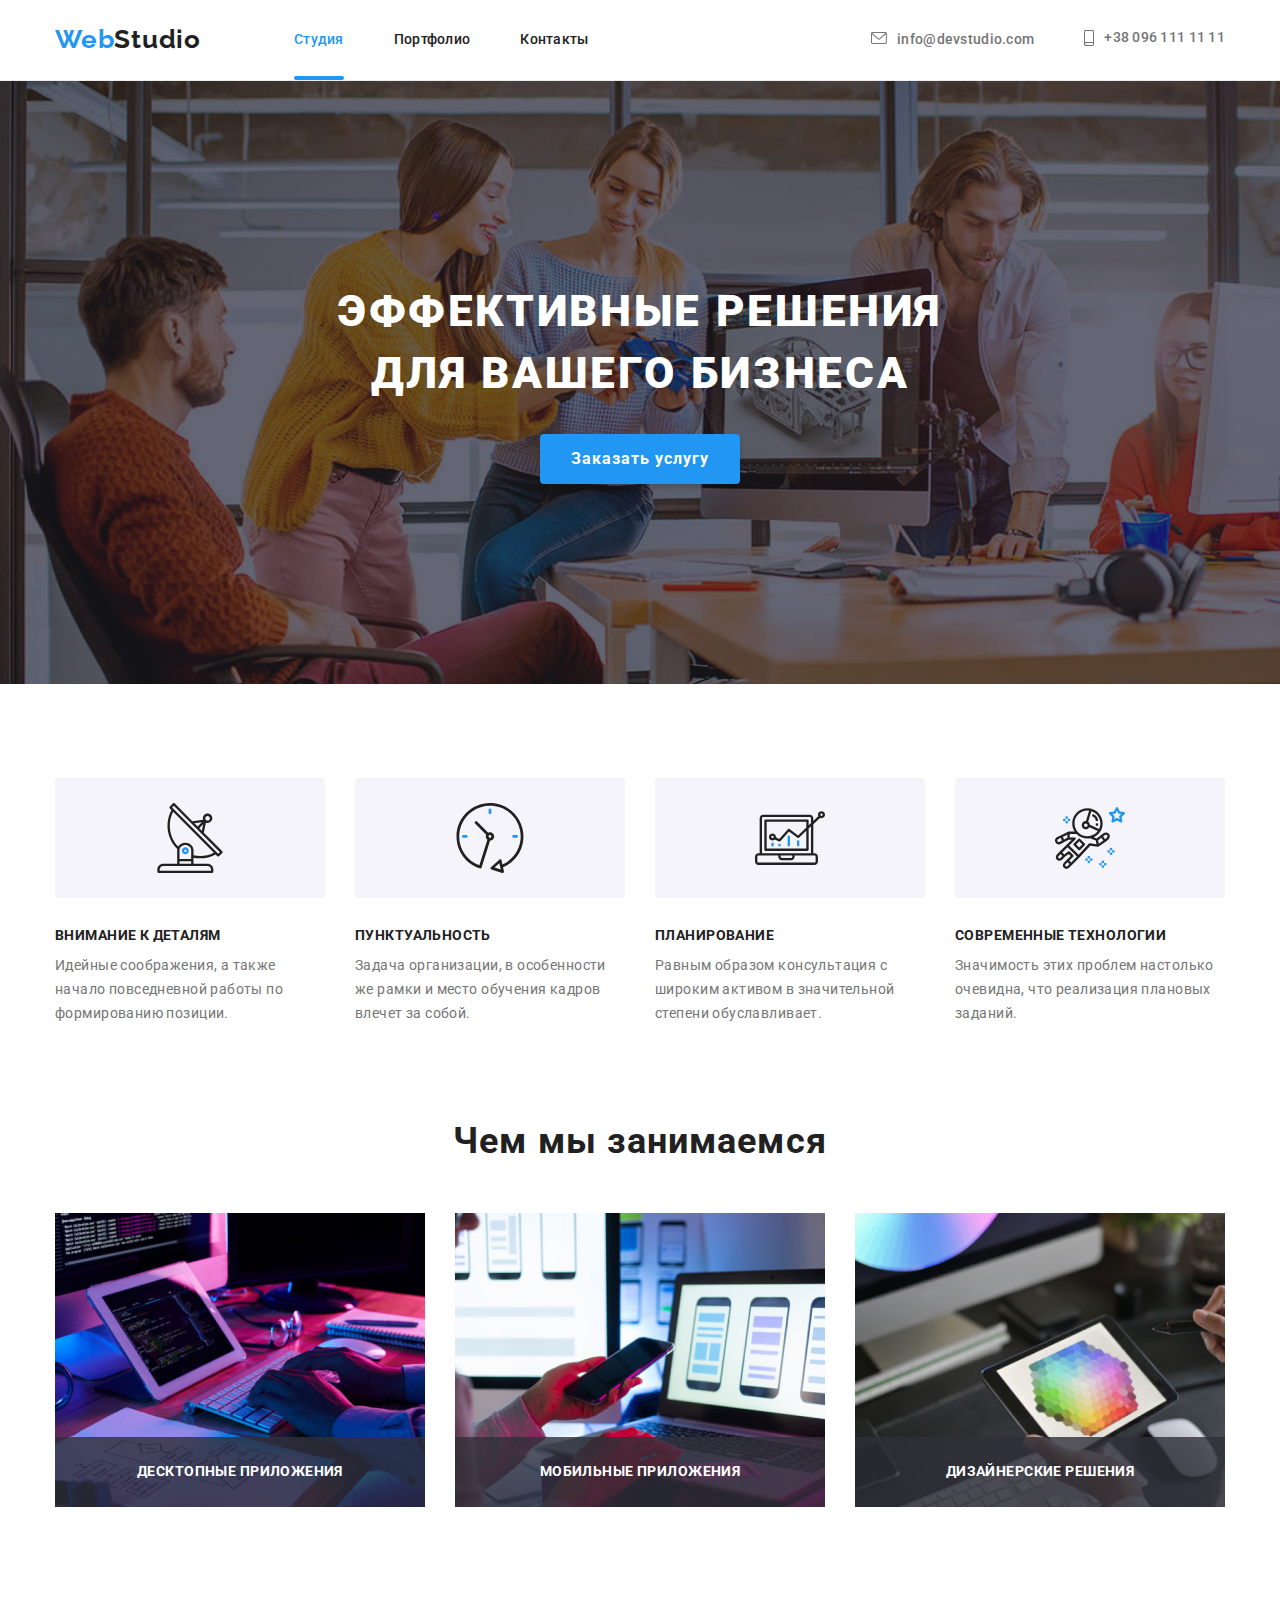
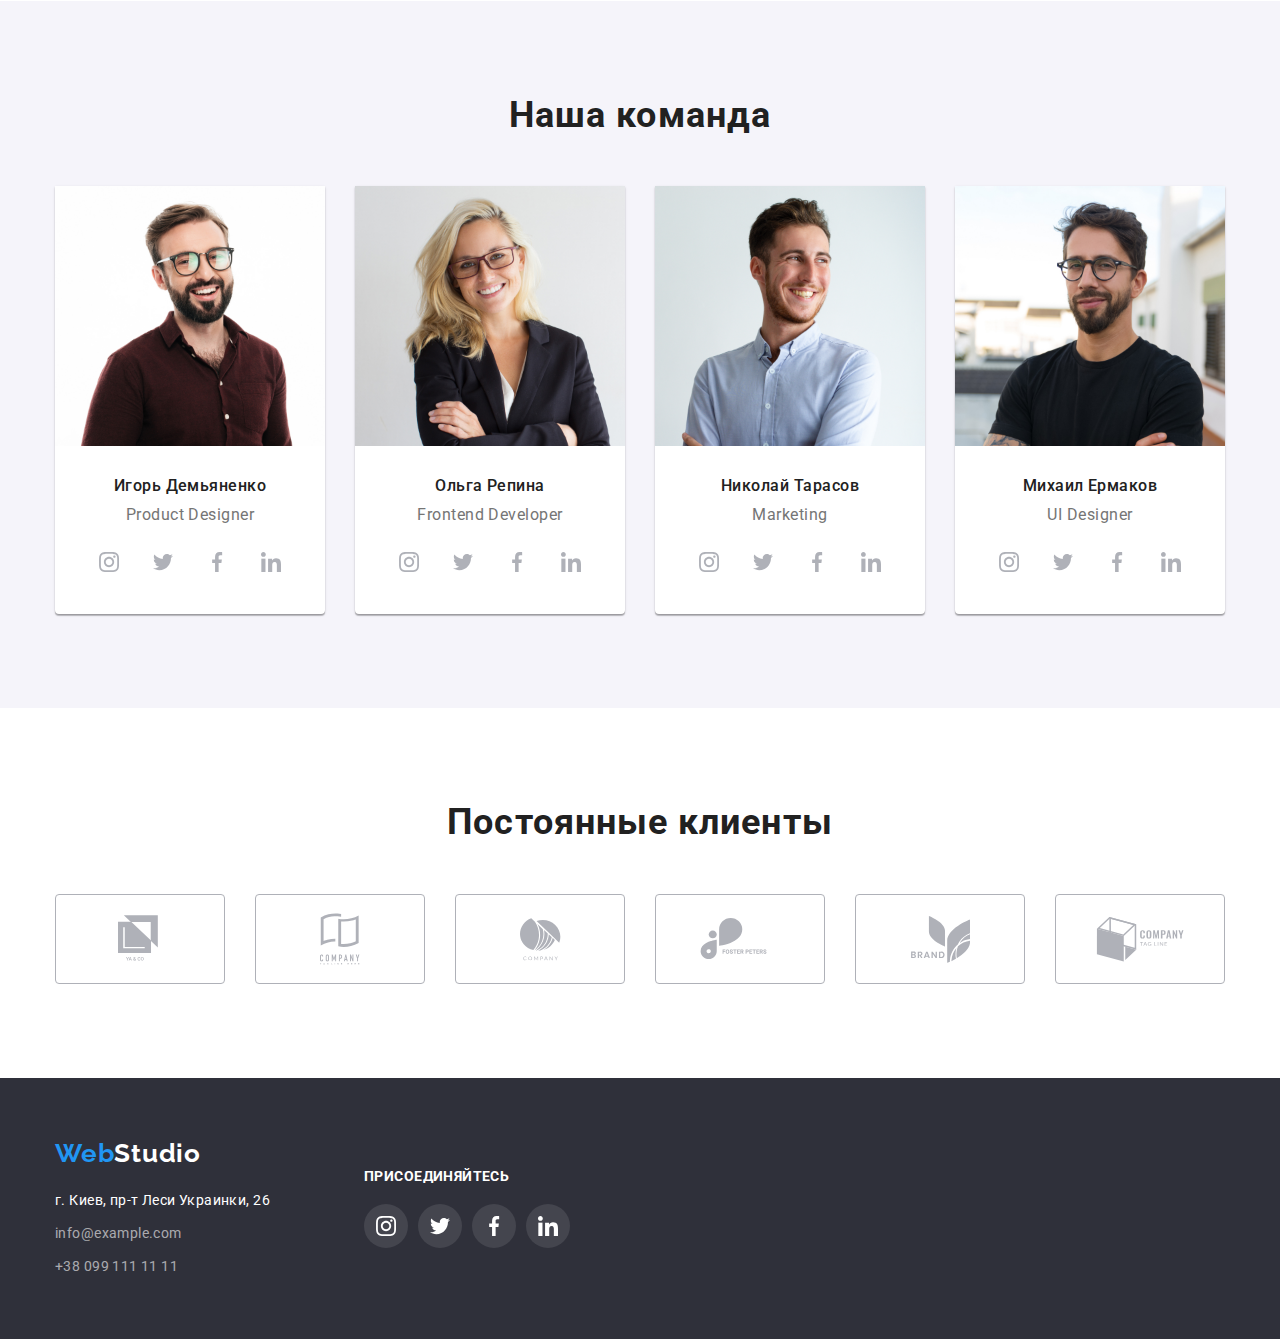
<file: index.html>
<!DOCTYPE html>
<html lang="ru">
    <head>
        <meta charset="UTF-8">
        <meta name="viewport" content="width=device-width, initial-scale=1.0">
        <title>hw-5-studio</title>
        <link href="https://fonts.googleapis.com/css2?family=Raleway:wght@700&family=Roboto:wght@400;500;700;900&display=swap"
            rel="stylesheet">
        <link rel="stylesheet" href="https://cdnjs.cloudflare.com/ajax/libs/modern-normalize/1.0.0/modern-normalize.min.css" />
        <link rel="stylesheet" href="./css/slyles.css">
    </head>

    <body>
        <!-- HEADER -->
        <header class="header">
            <div class="container">
                <!-- главная навигация -->
                <nav class="site-nav">
                    <a href="./index.html" class="logo">
                        <span class="logo-web">Web</span><span class="logo-studio">Studio</span>
                    </a>
                    <ul class="site-nav-list list">
                        <li class="site-nav-list-item"><a href="./index.html" class="site-nav-link current underline">Студия</a></li>
                        <li class="site-nav-list-item"><a href="./portfolio.html" class="site-nav-link">Портфолио</a></li>
                        <li class="site-nav-list-item"><a href="" class="site-nav-link">Контакты</a></li>
                    </ul>
                </nav>
                <!-- ссылки на почти и телефон -->
                <ul class="contacts list">
                    <li class="contact-item-mail">
                        <a href="mailto:info@devstudio.com" class="contacts-link">
                            <svg class="svg-mail">
                                <use href="./images/sprite.svg#icon-envelope"></use>
                            </svg>info@devstudio.com
                        </a>
                    </li>
                    <li class="contact-item-phone">
                        <a href="tel:+380961111111" class="contacts-link">
                            <svg class="svg-phone">
                                <use href="./images/sprite.svg#icon-smartphone"></use>
                            </svg>+38 096 111 11 11
                        </a>
                    </li>
                </ul>
            </div>
        </header>
        <main>

            <!-- HERO -->
                <section class="hero">
                <div class="container">
                    <h1 class="hero-title">Эффективные решения для вашего бизнеса</h1>
                    <button class="hero-button"><span class="hero-button-name">Заказать услугу</span></button>
                </div>
                </section>

            <!-- ADVANTAGES -->
            <section class="advantages">
                <div class="container">
                    <!-- <h2>Преимущества</h2> -->
                    <ul class="advantages-list list">
                        <li class="advantages-list-item">
                            <div class="advantages-icon-bg">
                                <svg class="advantages-icon">
                                    <use href="./images/sprite.svg#icon-antenna"></use>
                                </svg>
                            </div>
                            <h3 class="advantage-title">Внимание к деталям</h3>
                            <p class="advantage-text">Идейные соображения, а также начало повседневной работы по формированию позиции.</p>
                        </li>
                        <li class="advantages-list-item">
                            <div class="advantages-icon-bg">
                                <svg class="advantages-icon">
                                    <use href="./images/sprite.svg#icon-clock"></use>
                                </svg>
                            </div>
                            <h3 class="advantage-title">Пунктуальность</h3>
                            <p class="advantage-text">Задача организации, в особенности же рамки и место обучения кадров влечет за собой.
                            </p>
                        </li>
                        <li class="advantages-list-item">
                            <div class="advantages-icon-bg">
                                <svg class="advantages-icon">
                                    <use href="./images/sprite.svg#icon-diagram"></use>
                                </svg>
                            </div>
                            <h3 class="advantage-title">Планирование</h3>
                            <p class="advantage-text">Равным образом консультация с широким активом в значительной степени обуславливает.
                            </p>
                        </li>
                        <li class="advantages-list-item">
                            <div class="advantages-icon-bg">
                                <svg class="advantages-icon">
                                    <use href="./images/sprite.svg#icon-astronaut"></use>
                                </svg>
                            </div>
                            <h3 class="advantage-title">Современные технологии</h3>
                            <p class="advantage-text">Значимость этих проблем настолько очевидна, что реализация плановых заданий.</p>
                        </li>
                    </ul>
                </div>
            </section>

            <!-- ACTIVITIES -->
            <section class="activity">
                <div class="container">
                    <h2 class="activity-title">Чем мы занимаемся</h2>
                    <ul class="activity-list list">
                        <li class="activity-item">
                            <h3 class="activity-name">Десктопные приложения</h3>
                            <img src="./images/1.jpg" alt="пример деятельности один" width="370">
                        </li>
                        <li class="activity-item-2">
                            <h3 class="activity-name name-2">Мобильные приложения</h3>
                            <img src="./images/2.jpg" alt="пример деятельности два" width="370">
                        </li>
                        <li class="activity-item-3">
                            <h3 class="activity-name name-3">Дизайнерские решения</h3>
                            <img src="./images/3.jpg" alt="пример деятельности три" width="370">
                        </li>
                    </ul>
                </div>
            </section>
            
            <!-- TEAM -->
            <section class="team">
                <div class="container">
                    <h2 class="team-title">Наша команда</h2>
                    <ul class="team-list list">
                        <li class="team-list-item">
                            <img class="team-list-item-img" src="./images/photo-teams/1.jpg" alt="фотография Игоря Демьяненко" width="270">
                            <div class="team-card-info">
                                <h3 class="team-name">Игорь Демьяненко</h3>
                                <p class="team-profession">Product Designer</p>
                                <ul class="social-list list">
                                    <li class="social-list-item"><a href="" class="social-list-link">
                                        <svg class="social-icon">
                                            <use href="./images/sprite.svg#icon-instagram"></use>
                                        </svg></a>
                                    </li>
                                    <li class="social-list-item"><a href="" class="social-list-link">
                                        <svg class="social-icon">
                                            <use href="./images/sprite.svg#icon-twitter"></use>
                                        </svg></a>
                                    </li>
                                    <li class="social-list-item"><a href="" class="social-list-link">
                                        <svg class="social-icon">
                                            <use href="./images/sprite.svg#icon-facebook"></use>
                                        </svg></a>
                                    </li>
                                    <li class="social-list-item"><a href="" class="social-list-link">
                                        <svg class="social-icon">
                                            <use href="./images/sprite.svg#icon-linkedin"></use>
                                        </svg></a>
                                    </li>
                                </ul>
                            </div>
                        </li>
                        <li class="team-list-item">
                            <img class="team-list-item-img" src="./images/photo-teams/2.jpg" alt="фотография Ольги Репиной" width="270">
                            <div class="team-card-info">
                                <h3 class="team-name">Ольга Репина</h3>
                                <p class="team-profession">Frontend Developer</p>
                                <ul class="social-list list">
                                    <li class="social-list-item"><a href="" class="social-list-link">
                                            <svg class="social-icon">
                                                <use href="./images/sprite.svg#icon-instagram"></use>
                                            </svg></a>
                                    </li>
                                    <li class="social-list-item"><a href="" class="social-list-link">
                                            <svg class="social-icon">
                                                <use href="./images/sprite.svg#icon-twitter"></use>
                                            </svg></a>
                                    </li>
                                    <li class="social-list-item"><a href="" class="social-list-link">
                                            <svg class="social-icon">
                                                <use href="./images/sprite.svg#icon-facebook"></use>
                                            </svg></a>
                                    </li>
                                    <li class="social-list-item"><a href="" class="social-list-link">
                                            <svg class="social-icon">
                                                <use href="./images/sprite.svg#icon-linkedin"></use>
                                            </svg></a>
                                    </li>
                                </ul>
                            </div>
                        </li>
                        <li class="team-list-item">
                            <img class="team-list-item-img" src="./images/photo-teams/3.jpg" alt="фотография Николая Тарасова" width="270">
                            <div class="team-card-info">
                                <h3 class="team-name">Николай Тарасов</h3>
                                <p class="team-profession">Marketing</p>
                                <ul class="social-list list">
                                    <li class="social-list-item"><a href="" class="social-list-link">
                                            <svg class="social-icon">
                                                <use href="./images/sprite.svg#icon-instagram"></use>
                                            </svg></a>
                                    </li>
                                    <li class="social-list-item"><a href="" class="social-list-link">
                                            <svg class="social-icon">
                                                <use href="./images/sprite.svg#icon-twitter"></use>
                                            </svg></a>
                                    </li>
                                    <li class="social-list-item"><a href="" class="social-list-link">
                                            <svg class="social-icon">
                                                <use href="./images/sprite.svg#icon-facebook"></use>
                                            </svg></a>
                                    </li>
                                    <li class="social-list-item"><a href="" class="social-list-link">
                                            <svg class="social-icon">
                                                <use href="./images/sprite.svg#icon-linkedin"></use>
                                            </svg></a>
                                    </li>
                                </ul>
                            </div>
                        </li>
                        <li class="team-list-item">
                            <img class="team-list-item-img" src="./images/photo-teams/4.jpg" alt="фотография Михаила Ермакова" width="270">
                            <div class="team-card-info">
                                <h3 class="team-name">Михаил Ермаков</h3>
                                <p class="team-profession">UI Designer</p>
                                <ul class="social-list list">
                                    <li class="social-list-item"><a href="" class="social-list-link">
                                            <svg class="social-icon">
                                                <use href="./images/sprite.svg#icon-instagram"></use>
                                            </svg></a>
                                    </li>
                                    <li class="social-list-item"><a href="" class="social-list-link">
                                            <svg class="social-icon">
                                                <use href="./images/sprite.svg#icon-twitter"></use>
                                            </svg></a>
                                    </li>
                                    <li class="social-list-item"><a href="" class="social-list-link">
                                            <svg class="social-icon">
                                                <use href="./images/sprite.svg#icon-facebook"></use>
                                            </svg></a>
                                    </li>
                                    <li class="social-list-item"><a href="" class="social-list-link">
                                            <svg class="social-icon">
                                                <use href="./images/sprite.svg#icon-linkedin"></use>
                                            </svg></a>
                                    </li>
                                </ul>
                            </div>
                        </li>
                    </ul>
                </div>
            </section>

            <section class="client">
                <div class="container">
                    <h2 class="client-title">Постоянные клиенты</h2>
                    <ul class="client-list list">
                        <li class="client-list-item">
                            <a href="" class="client-list-link">
                                <svg class="client-logo" width="44" height="49">
                                    <use href="./images/sprite.svg#icon-client-logo-1"></use>
                                </svg>
                            </a></li>
                        <li class="client-list-item">
                            <a href="" class="client-list-link">
                                <svg class="client-logo" width="40" height="52">
                                    <use href="./images/sprite.svg#icon-client-logo-2"></use>
                                </svg>
                            </a></li>
                        <li class="client-list-item">
                            <a href="" class="client-list-link">
                                <svg class="client-logo" width="41" height="43">
                                    <use href="./images/sprite.svg#icon-client-logo-3"></use>
                                </svg>
                            </a></li>
                        <li class="client-list-item">
                            <a href="" class="client-list-link">
                                <svg class="client-logo" width="80" height="42">
                                    <use href="./images/sprite.svg#icon-client-logo-4"></use>
                                </svg>
                            </a></li>
                        <li class="client-list-item">
                            <a href="" class="client-list-link">
                                <svg class="client-logo" width="59" height="47">
                                    <use href="./images/sprite.svg#icon-client-logo-5"></use>
                                </svg>
                            </a></li>
                        <li class="client-list-item">
                            <a href="" class="client-list-link">
                                <svg class="client-logo" width="89" height="45">
                                    <use href="./images/sprite.svg#icon-client-logo-6"></use>
                                </svg>
                            </a></li>
                    </ul>
                </div>
            </section>
        </main>

        <!-- FOOTER -->
        <footer class="footer">
            <div class="footer-container">
                <div>
                    <a href="./index.html" class="logo">
                        <span class="logo-web">Web</span><span class="logo-studio-footer">Studio</span>
                    </a>
                    <address class="address">
                        <ul class="address-list list">
                            <li class="address-list-item">
                                <p class="address-list-address">г. Киев, пр-т Леси Украинки, 26</p>
                            </li>
                            <li class="address-list-item">
                                <a href="mailto:info@example.com" class="address-list-mail">info@example.com</a> <br />
                            </li>
                            <li class="address-list-item">
                                <a href="tel:+380991111111" class="address-list-tel">+38 099 111 11 11</a>
                            </li>
                        </ul>
                    </address>
                </div>
                <div class="footer-social">
                    <h3 class="footer-social-title">присоединяйтесь</h3>
                    <ul class="footer-social-list list">
                        <li class="social-list-item"><a href="" class="social-list-link footer-icon-bg">
                                <svg class="social-icon footer-icon-color">
                                    <use href="./images/sprite.svg#icon-instagram"></use>
                                </svg></a>
                        </li>
                        <li class="social-list-item"><a href="" class="social-list-link footer-icon-bg">
                                <svg class="social-icon footer-icon-color">
                                    <use href="./images/sprite.svg#icon-twitter"></use>
                                </svg></a>
                        </li>
                        <li class="social-list-item"><a href="" class="social-list-link footer-icon-bg">
                                <svg class="social-icon footer-icon-color">
                                    <use href="./images/sprite.svg#icon-facebook"></use>
                                </svg></a>
                        </li>
                        <li class="social-list-item"><a href="" class="social-list-link footer-icon-bg">
                                <svg class="social-icon footer-icon-color">
                                    <use href="./images/sprite.svg#icon-linkedin"></use>
                                </svg></a>
                        </li>
                    </ul>
                </div>
            </div>
        </footer>

        <!-- BACKDROP -->
        <div class="backdrop is-hidden" data-modal>
            <div class="modal">
                <button type="button" class="modal-close-btn" data-modal-close>X</button>
            </div>
        </div>

    </body>
</html>
</file>
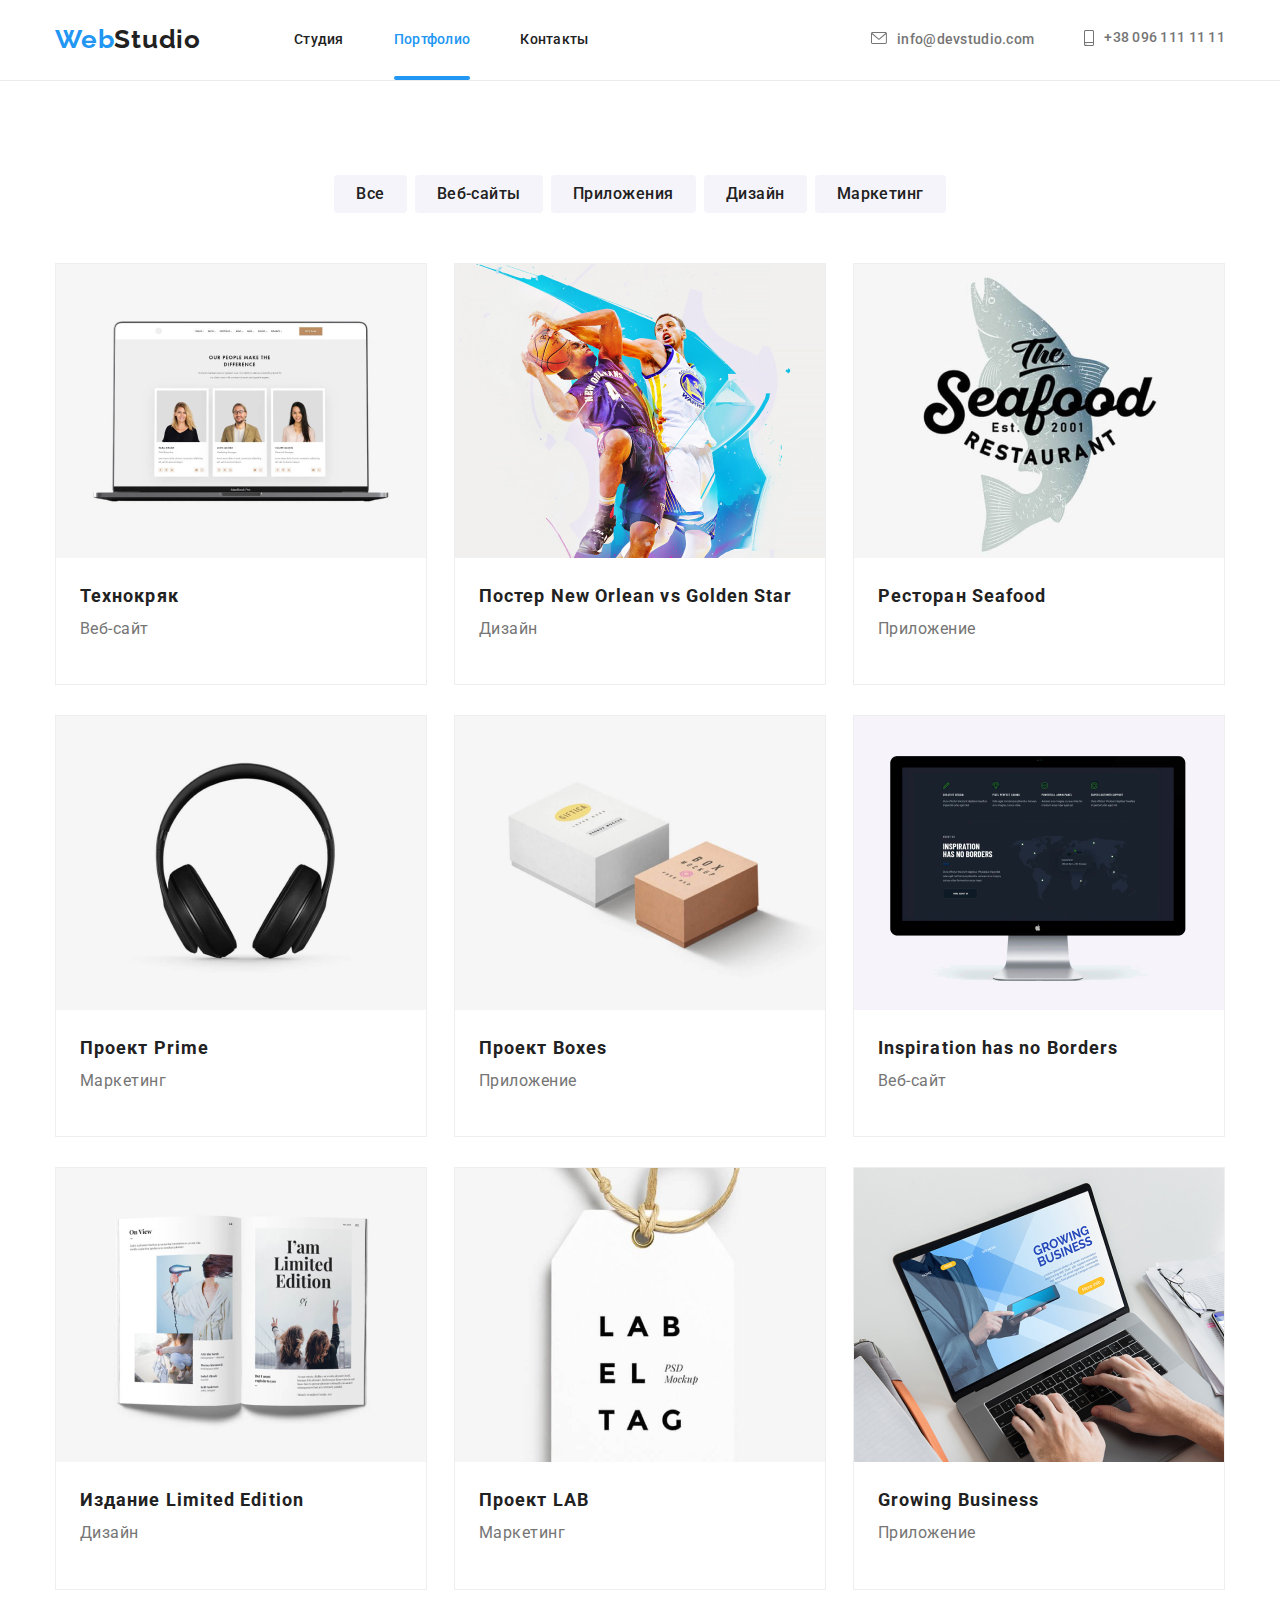
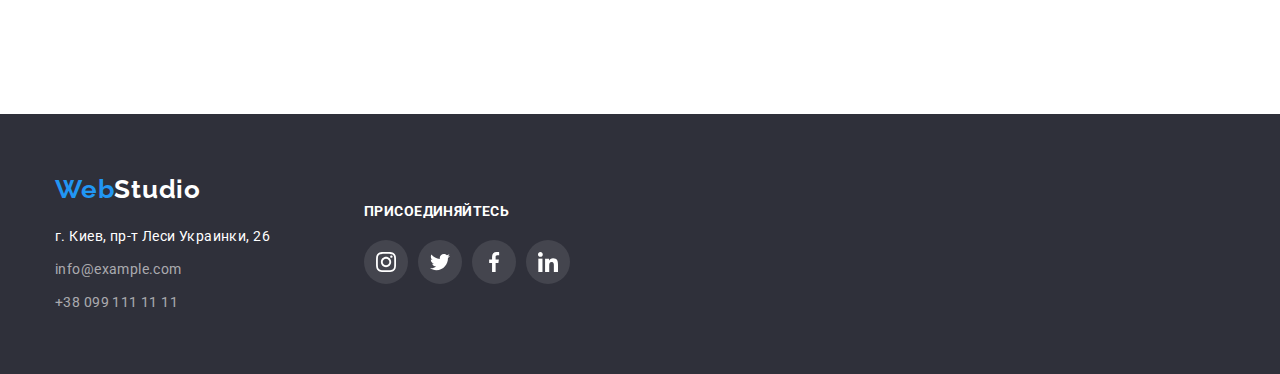
<file: portfolio.html>
<!DOCTYPE html>
<html lang="ru">
    <head>
        <meta charset="UTF-8">
        <meta name="viewport" content="width=device-width, initial-scale=1.0">
        <title>hw-5-portfolio</title>
        <link href="https://fonts.googleapis.com/css2?family=Raleway:wght@700&family=Roboto:wght@400;500;700;900&display=swap"
            rel="stylesheet">
        <link rel="stylesheet" href="https://cdnjs.cloudflare.com/ajax/libs/modern-normalize/1.0.0/modern-normalize.min.css" />
        <link rel="stylesheet" href="./css/slyles.css">
    </head>

    <body>
        <!-- HEADER -->
        <header class="header">
            <div class="container">
                <!-- главная навигация -->
                <nav class="site-nav">
                    <a href="./index.html" class="logo">
                        <span class="logo-web">Web</span><span class="logo-studio">Studio</span>
                    </a>
                    <ul class="site-nav-list list">
                        <li class="site-nav-list-item"><a href="./index.html" class="site-nav-link">Студия</a></li>
                        <li class="site-nav-list-item"><a href="./portfolio.html" class="site-nav-link current underline">Портфолио</a></li>
                        <li class="site-nav-list-item"><a href="" class="site-nav-link">Контакты</a></li>
                    </ul>
                </nav>
                <!-- ссылки на почти и телефон -->
                <ul class="contacts list">
                    <li class="contact-item-mail">
                        <a href="mailto:info@devstudio.com" class="contacts-link">
                            <svg class="svg-mail">
                                <use href="./images/sprite.svg#icon-envelope"></use>
                            </svg>info@devstudio.com
                        </a>
                    </li>
                    <li class="contact-item-phone">
                        <a href="tel:+380961111111" class="contacts-link">
                            <svg class="svg-phone">
                                <use href="./images/sprite.svg#icon-smartphone"></use>
                            </svg>+38 096 111 11 11
                        </a>
                    </li>
                </ul>
            </div>
        </header>
        <main>

            <!-- PORTFOLIO -->
            <section class="portfolio">
                <!-- <h1>Примеры работ</h1> -->
                <!-- фильтр по примерам работ -->
                <div class="container">
                    <ul class="portfolio-filter-list list">
                        <li class="portfolio-filter-item"><button class="filter-button">Все</button></li>
                        <li class="portfolio-filter-item"><button class="filter-button">Веб-сайты</button></li>
                        <li class="portfolio-filter-item"><button class="filter-button">Приложения</button></li>
                        <li class="portfolio-filter-item"><button class="filter-button">Дизайн</button></li>
                        <li class="portfolio-filter-item"><button class="filter-button">Маркетинг</button></li>
                    </ul>
                    
                    <!-- примеры работ -->
                    <ul class="portfolio-list list">
                        <li class="portfolio-list-item">
                            <a href="" class="portfolio-link">
                                <div class="portfolio-overlay">
                                    <p class="portfolio-overlay-text">Технокряк это современная площадка распространения коронавируса. Компании используют эту платформу для цифрового
                                    шпионажа и атак на защищённые сервера конкурентов.</p>
                                    <img src="./images/portfolio/1.jpg" alt="ноутбук" width="370">
                                </div>
                                <div class="card-info">
                                    <h2 class="examples-name">Технокряк</h2>
                                    <p class="examples-direction">Веб-сайт</p>
                                </div>
                            </a>
                        </li>
                        <li class="portfolio-list-item"><img src="./images/portfolio/2.jpg" alt="постер New Orlean vs Golden Star"
                                width="370">
                            <div class="card-info">
                                <h2 class="examples-name">Постер New Orlean vs Golden Star</h2>
                                <p class="examples-direction">Дизайн</p>
                            </div>
                        </li>
                        <li class="portfolio-list-item"><img src="./images/portfolio/3.jpg" alt="логотип ресторана Seafood" width="370">
                            <div class="card-info">
                                <h2 class="examples-name">Ресторан Seafood</h2>
                                <p class="examples-direction">Приложение</p>
                            </div>
                        </li>
                        <li class="portfolio-list-item"><img src="./images/portfolio/4.jpg" alt="наушники" width="370">
                            <div class="card-info">
                                <h2 class="examples-name">Проект Prime</h2>
                                <p class="examples-direction">Маркетинг</p>
                            </div>
                        </li>
                        <li class="portfolio-list-item"><img src="./images/portfolio/5.jpg" alt="две коробки" width="370">
                            <div class="card-info">
                                <h2 class="examples-name">Проект Boxes</h2>
                                <p class="examples-direction">Приложение</p>
                            </div>
                        </li>
                        <li class="portfolio-list-item"><img src="./images/portfolio/6.jpg" alt="монитор" width="370">
                            <div class="card-info">
                                <h2 class="examples-name">Inspiration has no Borders</h2>
                                <p class="examples-direction">Веб-сайт</p>
                            </div>
                        </li>
                        <li class="portfolio-list-item"><img src="./images/portfolio/7.jpg" alt="книга" width="370">
                            <div class="card-info">
                                <h2 class="examples-name">Издание Limited Edition</h2>
                                <p class="examples-direction">Дизайн</p>
                            </div>
                        </li>
                        <li class="portfolio-list-item"><img src="./images/portfolio/8.jpg" alt="логотип проекта LAB" width="370">
                            <div class="card-info">
                                <h2 class="examples-name">Проект LAB</h2>
                                <p class="examples-direction">Маркетинг</p>
                            </div>
                        </li>
                        <li class="portfolio-list-item"><img src="./images/portfolio/9.jpg" alt="работа за ноутбуком" width="370">
                            <div class="card-info">
                                <h2 class="examples-name">Growing Business</h2>
                                <p class="examples-direction">Приложение</p>
                            </div>
                        </li>
                    </ul>
                </div>
                    

            </section>
        </main>

        <!-- FOOTER -->
        <footer class="footer">
            <div class="footer-container">
                <div>
                    <a href="./index.html" class="logo">
                        <span class="logo-web">Web</span><span class="logo-studio-footer">Studio</span>
                    </a>
                    <address class="address">
                        <ul class="address-list list">
                            <li class="address-list-item">
                                <p class="address-list-address">г. Киев, пр-т Леси Украинки, 26</p>
                            </li>
                            <li class="address-list-item">
                                <a href="mailto:info@example.com" class="address-list-mail">info@example.com</a> <br />
                            </li>
                            <li class="address-list-item">
                                <a href="tel:+380991111111" class="address-list-tel">+38 099 111 11 11</a>
                            </li>
                        </ul>
                    </address>
                </div>
                <div class="footer-social">
                    <h3 class="footer-social-title">присоединяйтесь</h3>
                    <ul class="footer-social-list list">
                        <li class="social-list-item"><a href="" class="social-list-link footer-icon-bg">
                                <svg class="social-icon footer-icon-color">
                                    <use href="./images/sprite.svg#icon-instagram"></use>
                                </svg></a>
                        </li>
                        <li class="social-list-item"><a href="" class="social-list-link footer-icon-bg">
                                <svg class="social-icon footer-icon-color">
                                    <use href="./images/sprite.svg#icon-twitter"></use>
                                </svg></a>
                        </li>
                        <li class="social-list-item"><a href="" class="social-list-link footer-icon-bg">
                                <svg class="social-icon footer-icon-color">
                                    <use href="./images/sprite.svg#icon-facebook"></use>
                                </svg></a>
                        </li>
                        <li class="social-list-item"><a href="" class="social-list-link footer-icon-bg">
                                <svg class="social-icon footer-icon-color">
                                    <use href="./images/sprite.svg#icon-linkedin"></use>
                                </svg></a>
                        </li>
                    </ul>
                </div>
            </div>
        </footer>
    </body>
</html>
</file>
<file: css/slyles.css>
/* основной цвет текста: #757575; */
/* вторичный цвет текста: #212121; */

/* акцент: #2196F3; */
/* белый: #FFFFFF; */

/* темный фон background: #2F303A; */
/* серый фон background: #F5F4FA; */

:root {
  --primary-text-color: #757575;
  --title-text-color: #212121;

  --accent-color: #2196f3;
  --white-color: #ffffff;

  --dark-background: #2f303a;
  --gray-background: #f5f4fa;
}

*,
*::before,
*::after {
  margin: 0;
  padding: 0;
}

body {
  background-color: var(--white-color);
  color: var(--primary-text-color);

  font-family: Roboto, sans-serif;
}

img {
  display: block;
}

.list {
  list-style: none;
}

.container {
  width: 1200px;
  padding: 0 15px;
  margin: 0 auto;

  /* outline: 1px solid red;
  background-color: aquamarine; */
}

/* ==========COMPONENTS========== */

/* ==========COMPONENTS END========== */

/* ==========HEADER========== */

/* лого */

.header {
  border-bottom: 1px solid #ececec;
}

.header .container {
  display: flex;
  align-items: center;
}

.logo {
  font-family: Raleway, sans-serif;
  font-weight: 700;
  font-size: 26px;
  line-height: 1.2;
  letter-spacing: 0.03em;
  text-decoration: none;

  margin-right: 93px;
}

.logo-web {
  color: var(--accent-color);

  font-family: Raleway, sans-serif;
}

.logo-studio {
  color: var(--title-text-color);

  font-family: Raleway, sans-serif;
  font-weight: 700;
  font-size: 26px;
  line-height: 1.2;
  letter-spacing: 0.03em;
}

/* главная навигация */

.site-nav {
  display: flex;
  align-items: center;
}

.site-nav-link {
  color: var(--title-text-color);

  font-weight: 500;
  font-size: 14px;
  line-height: 1.14;
  letter-spacing: 0.02em;
  text-decoration: none;

  display: block;
  min-height: 80px;

  position: relative;
  padding-top: 32px;

  transition: color 250ms cubic-bezier(0.4, 0, 0.2, 1);
}

.site-nav-link::after {
  content: "";

  display: block;
  width: 100%;
  height: 4px;
  border-radius: 2px;
  background-color: var(--accent-color);

  position: absolute;
  bottom: 0;

  opacity: 0;
  transition: opacity 250ms cubic-bezier(0.4, 0, 0.2, 1);
}

.underline::after {
  opacity: 1;
}

.site-nav-link:hover,
.site-nav-link:focus {
  color: var(--accent-color);
}

.site-nav-list {
  display: flex;
  align-items: center;
}

.site-nav-list-item:not(:last-child) {
  margin-right: 50px;
}

.current {
  color: var(--accent-color);
}

/* ссылки на почти и телефон */

.contacts {
  display: flex;
}

.header .contacts {
  margin-left: auto;
}

.contacts .contacts-link {
  color: var(--primary-text-color);

  font-weight: 500;
  font-size: 14px;
  line-height: 1.14;
  letter-spacing: 0.02em;
  text-decoration: none;
  display: inline-flex;

  transition: color 250ms cubic-bezier(0.4, 0, 0.2, 1);
}

.contacts-link:hover .svg-mail,
.contacts-link:focus .svg-mail {
  color: var(--accent-color);
  fill: var(--accent-color);
}

.contacts-link:hover .svg-phone,
.contacts-link:focus .svg-phone {
  color: var(--accent-color);
  fill: var(--accent-color);
}

.contacts-link:hover,
.contacts-link:focus {
  color: var(--accent-color);
  fill: var(--accent-color);
}

.svg-mail {
  width: 16px;
  height: 12px;
  margin-right: 10px;
  fill: var(--primary-text-color);

  transition: fill 250ms cubic-bezier(0.4, 0, 0.2, 1);
}

.svg-phone {
  width: 10px;
  height: 16px;
  margin-right: 10px;
  fill: var(--primary-text-color);
  transition: fill 250ms cubic-bezier(0.4, 0, 0.2, 1);
}

.contact-item-mail {
  margin-right: 50px;
}

/* ==========HEADER END========== */

/* ==========HERO========== */

.hero {
  background-color: #c4c4c4;
  background-image: linear-gradient(
      rgba(47, 48, 58, 0.4),
      rgba(47, 48, 58, 0.4)
    ),
    url("../images/bg-img.jpg");
  background-repeat: no-repeat;
  background-size: cover;
}

.hero .container {
  padding-top: 200px;
  padding-bottom: 200px;
  text-align: center;
}

.hero-title {
  width: 696px;
  margin: 0 auto;

  color: var(--white-color);

  font-family: Roboto;
  font-weight: 900;
  font-size: 44px;
  line-height: 1.4;
  letter-spacing: 0.06em;
  text-transform: uppercase;
}

.hero-button {
  background-color: var(--accent-color);

  box-shadow: 0px 4px 4px rgba(0, 0, 0, 0.15);
  border-radius: 4px;
  border: none;

  width: 200px;
  height: 50px;
  margin-top: 30px;
}

.hero-button-name {
  color: var(--white-color);

  font-family: Roboto;
  font-weight: 700;
  font-size: 16px;
  line-height: 1.9;
  letter-spacing: 0.06em;
  text-align: center;
}

/* ==========HERO END========== */

/* ==========ADVANTAGES========== */

.advantages {
  padding-top: 94px;
  padding-bottom: 94px;
}

.advantages-list {
  display: flex;
  justify-content: space-between;
}

.advantages-list-item {
  width: 270px;
}

.advantages-list-item .advantage-title {
  color: var(--title-text-color);

  font-weight: 700;
  font-size: 14px;
  line-height: 1.14;
  letter-spacing: 0.03em;
  text-transform: uppercase;

  margin-bottom: 10px;
}

.advantage-text {
  font-weight: 400;
  font-size: 14px;
  line-height: 1.7;
  letter-spacing: 0.03em;
}

.advantages-icon-bg {
  width: 270px;
  height: 120px;
  padding: 25px 100px;
  margin-bottom: 30px;

  border-radius: 4px;
  background: #f5f4fa;
}

.advantages-icon {
  width: 70px;
  height: 70px;
}

/* ==========ADVANTAGES END========== */

/* ==========ACTIVITIES========== */

.activity {
  padding-bottom: 94px;
}

.activity-title {
  color: var(--title-text-color);

  font-weight: 700;
  font-size: 36px;
  line-height: 1.2;
  letter-spacing: 0.03em;
  text-align: center;

  margin-bottom: 50px;
}

.activity-list {
  display: flex;
  justify-content: space-between;
}

.activity-item {
  position: relative;
}

.activity-name {
  font-weight: 700;
  font-size: 14px;
  line-height: 1.14;
  text-align: center;
  letter-spacing: 0.03em;
  text-transform: uppercase;

  color: var(--white-color);
  background-color: rgba(47, 48, 58, 0.8);

  padding: 27px 82px;
  width: 100%;

  position: absolute;
  bottom: 0;
}

.activity-item-2 {
  position: relative;
}

.name-2 {
  position: absolute;
  bottom: 0;
}

.activity-item-3 {
  position: relative;
}

.name-3 {
  position: absolute;
  bottom: 0;
}

/* ==========ACTIVITIES END========== */

/* ==========TEAM========== */

.team {
  background-color: var(--gray-background);

  padding-top: 94px;
  padding-bottom: 94px;
}

.team-list {
  display: flex;
  justify-content: space-between;
}

.team-list-item {
  background-color: var(--white-color);

  text-align: center;

  box-shadow: 0px 1px 3px rgba(0, 0, 0, 0.12), 0px 1px 1px rgba(0, 0, 0, 0.14),
    0px 2px 1px rgba(0, 0, 0, 0.2);
  border-radius: 0px 0px 4px 4px;
}

.team-title {
  color: var(--title-text-color);

  font-family: Roboto;
  font-weight: 700;
  font-size: 36px;
  line-height: 1.2x;
  letter-spacing: 0.03em;
  text-align: center;

  margin-bottom: 50px;
}

.team-name {
  color: var(--title-text-color);

  font-weight: 500;
  font-size: 16px;
  line-height: 1.2;
  letter-spacing: 0.03em;

  margin-bottom: 10px;
}

.team-profession {
  font-weight: 400;
  font-size: 16px;
  line-height: 1.2;
  letter-spacing: 0.03em;
  margin-bottom: 16px;
}

.social-list {
  display: flex;
  justify-content: space-between;
}

.social-list-link {
  display: flex;
  justify-content: center;
  align-items: center;
  width: 44px;
  height: 44px;
  border-radius: 50px;

  background-color: var(--white-color);

  transition: background-color 250ms cubic-bezier(0.4, 0, 0.2, 1);
}

.social-list-link:hover,
.social-list-link:focus {
  background-color: var(--accent-color);
}

.social-list-link:hover .social-icon,
.social-list-link:focus .social-icon {
  fill: var(--white-color);
}

.social-icon {
  width: 20px;
  height: 20px;

  fill: #afb1b8;

  transition: fill 250ms cubic-bezier(0.4, 0, 0.2, 1);
}

.team-card-info {
  padding: 30px 32px;
}

/* ==========TEAM END========== */

/* ==========CLIENT========== */

.client {
  padding-top: 94px;
  padding-bottom: 94px;
}

.client-title {
  font-weight: 700;
  font-size: 36px;
  line-height: 1.16;
  text-align: center;
  letter-spacing: 0.03em;

  color: var(--title-text-color);

  margin-bottom: 50px;
}

.client-list {
  display: flex;
  justify-content: space-between;
}

.client-list-link {
  display: inline-flex;
  justify-content: center;
  align-items: center;

  width: 170px;
  height: 90px;
  border: 1px solid #afb1b8;
  border-radius: 4px;

  transition: border 250ms cubic-bezier(0.4, 0, 0.2, 1);
}

.client-logo {
  fill: #afb1b8;
  transition: fill 250ms cubic-bezier(0.4, 0, 0.2, 1);
}

.client-list-link:hover,
.client-list-link:focus {
  border: 1px solid var(--accent-color);
}

.client-list-link:hover .client-logo,
.client-list-link:focus .client-logo {
  fill: var(--accent-color);
}

/* ==========CLIENT END========== */

/* ==========FOOTER========== */

.logo-studio-footer {
  color: var(--white-color);
}

.footer {
  background-color: var(--dark-background);
  padding-top: 60px;
  padding-bottom: 60px;
}

.address {
  margin-top: 20px;
}

.address-list-address {
  color: var(--white-color);

  font-style: normal;
  font-weight: 400;
  font-size: 14px;
  line-height: 1.7;
  letter-spacing: 0.03em;
}

.address-list-mail {
  color: rgba(255, 255, 255, 0.6);

  font-family: Roboto;
  font-style: normal;
  font-weight: 400;
  font-size: 14px;
  line-height: 1.7;
  letter-spacing: 0.03em;
  text-decoration: none;

  display: inline-block;
  margin-top: 9px;
}

.address-list-tel {
  color: rgba(255, 255, 255, 0.6);

  font-style: normal;
  font-weight: 400;
  font-size: 14px;
  line-height: 1.7;
  letter-spacing: 0.03em;
  text-decoration: none;

  display: inline-block;
  margin-top: 9px;
}

.footer-social-list {
  display: flex;
  justify-content: space-between;
}

.footer-container {
  display: flex;
  align-items: center;
  width: 1200px;
  padding: 0 15px;
  margin: 0 auto;
}

.footer-social {
  width: 206px;
  height: 80px;
  margin-left: 70px;
}

.footer-social-title {
  padding-bottom: 20px;

  font-weight: 700;
  font-size: 14px;
  line-height: 1.14;
  letter-spacing: 0.03em;
  text-transform: uppercase;

  color: var(--white-color);
}

.footer-icon-bg {
  background-color: rgba(255, 255, 255, 0.1);
  fill: var(--white-color);
}
.footer-icon-color {
  fill: var(--white-color);
}

/* ==========FOOTER END========== */

/* ==========PORTFOLIO========== */

.portfolio {
  padding-top: 94px;
  padding-bottom: 94px;
}

/* фильтр */
.filter-button {
  background-color: var(--gray-background);
  color: var(--title-text-color);

  font-weight: 500;
  font-size: 16px;
  line-height: 1.6;
  letter-spacing: 0.03em;
  text-align: center;
  border-radius: 4px;
  border: none;
  padding: 6px 22px;

  transition: background-color 250ms cubic-bezier(0.4, 0, 0.2, 1),
    color 250ms cubic-bezier(0.4, 0, 0.2, 1);
}

.filter-button:hover,
.filter-button:focus {
  background-color: var(--accent-color);
  color: var(--white-color);
}

.portfolio-filter-list {
  display: flex;
  justify-content: center;
  margin-bottom: 50px;
}

.portfolio-filter-item:not(:last-child) {
  margin-right: 8px;
}

/* примеры работ */

.examples-name {
  color: var(--title-text-color);

  font-weight: 700;
  font-size: 18px;
  line-height: 2;
  letter-spacing: 0.06em;
}

.examples-direction {
  font-weight: 400;
  font-size: 16px;
  line-height: 1.9;
  letter-spacing: 0.03em;
}

.portfolio-list {
  display: flex;
  flex-wrap: wrap;
  justify-content: space-between;
}

.portfolio-list-item {
  margin-bottom: 30px;
  padding-bottom: 20px;
  border: 1px solid #eeeeee;

  transition: box-shadow 250ms cubic-bezier(0.4, 0, 0.2, 1);
}

.portfolio-list-item:hover {
  box-shadow: 0px 1px 1px rgba(0, 0, 0, 0.12), 0px 4px 4px rgba(0, 0, 0, 0.06),
    1px 4px 6px rgba(0, 0, 0, 0.16);
}

.card-info {
  padding: 20px 24px;
}

.portfolio-link {
  text-decoration: none;
  color: var(--primary-text-color);
}

.portfolio-overlay {
  width: 370px;
  height: 294px;

  position: relative;
  overflow: hidden;

  transition: opacity 250ms cubic-bezier(0.4, 0, 0.2, 1);
}

.portfolio-overlay-text {
  font-weight: 400;
  font-size: 18px;
  line-height: 1.6;
  letter-spacing: 0.03em;

  display: block;
  padding: 63px 24px;

  background-color: rgba(33, 150, 243, 0.9);
  color: var(--white-color);
  position: absolute;

  top: 100%;

  transform: translateY(100%);
  transition: transform 250ms cubic-bezier(0.4, 0, 0.2, 1);

  opacity: 0;
}

.portfolio-link:hover .portfolio-overlay-text,
.portfolio-link:focus .portfolio-overlay-text {
  transform: translateY(0);
  opacity: 1;
  top: 0;
}

/* ==========PORTFOLIO END========== */

/* ==========BACKDROP========== */
.backdrop {
  position: fixed;
  top: 0;
  left: 0;
  width: 100%;
  height: 100%;
  background-color: rgba(0, 0, 0, 0.2);
  transition: all 250ms linear;
}

.modal {
  position: absolute;
  top: 50%;
  left: 50%;
  transform: translate(-50%, -50%);
  width: 528px;
  min-height: 581px;
  background-color: #ffffff;
  box-shadow: 0px 1px 3px rgba(0, 0, 0, 0.12), 0px 1px 1px rgba(0, 0, 0, 0.14),
    0px 2px 1px rgba(0, 0, 0, 0.2);
  border-radius: 4px;
}

.modal-close-btn {
  position: absolute;
  top: 8px;
  right: 8px;
  width: 30px;
  height: 30px;
  border-radius: 50%;
  background-color: #ffffff;
  border: 1px solid rgba(0, 0, 0, 0.1);
}

.is-hidden {
  opacity: 0;
  visibility: hidden;
  pointer-events: none;
}
/* ==========BACKDROP END========== */
</file>
